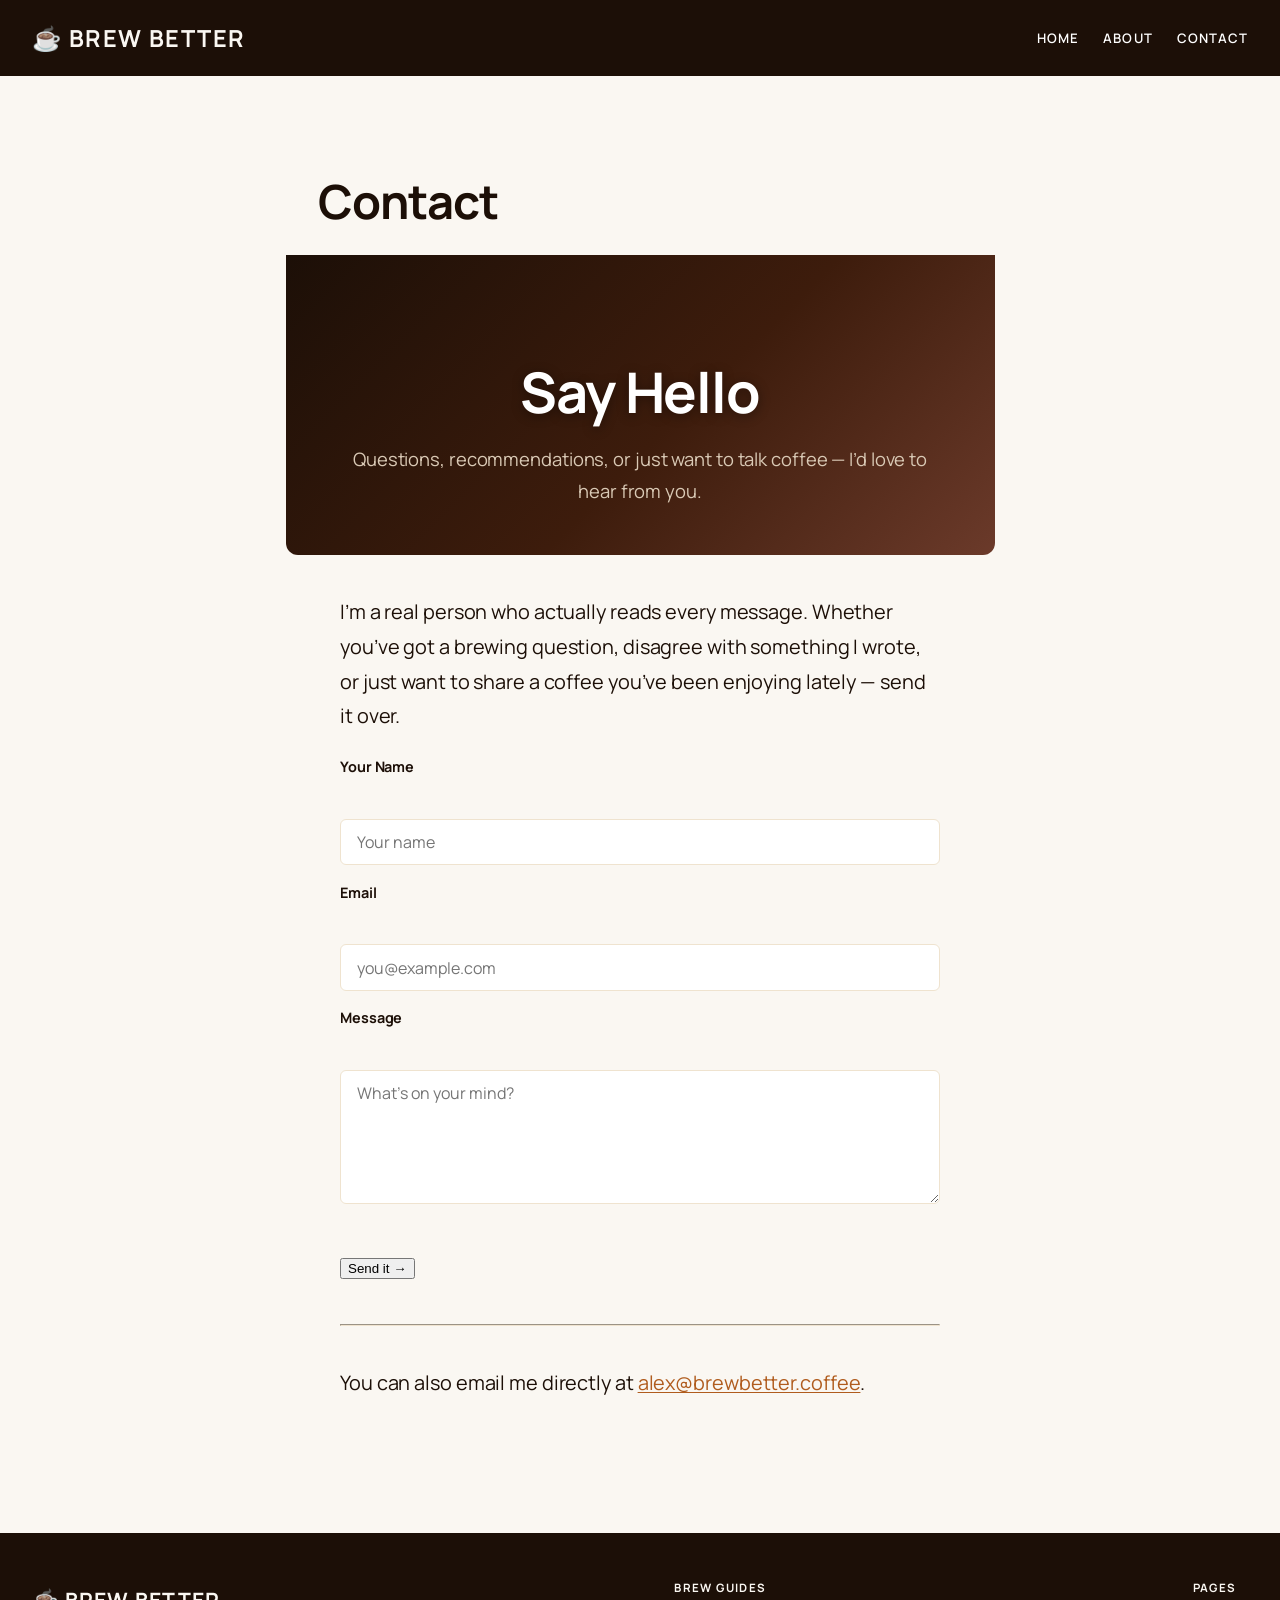
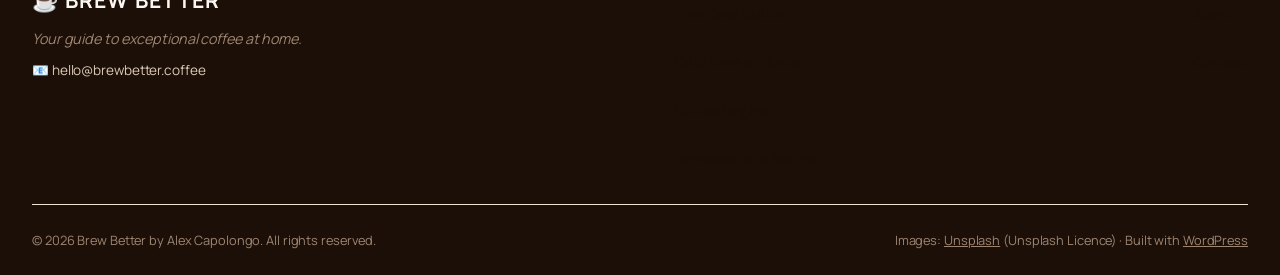
<file: contact/index.html>
<!DOCTYPE html>
<html lang="en-US">
<head>
	<meta charset="UTF-8" />
	<meta name="viewport" content="width=device-width, initial-scale=1" />
<meta name='robots' content='max-image-preview:large' />
<link rel="icon" type="image/svg+xml" href="/wp-content/themes/brew-better/favicon.svg">
<link rel="shortcut icon" href="/wp-content/themes/brew-better/favicon.svg">
<title>Contact &#8211; Brew Better</title>
<link rel='dns-prefetch' href='//localhost' />
<link rel="alternate" type="application/rss+xml" title="Brew Better &raquo; Feed" href="/feed/" />
<link rel="alternate" type="application/rss+xml" title="Brew Better &raquo; Comments Feed" href="/comments/feed/" />
<link rel="alternate" title="oEmbed (JSON)" type="application/json+oembed" href="/wp-json/oembed/1.0/embed?url=http%3A%2F%2Flocalhost%3A8000%2Fcontact%2F" />
<link rel="alternate" title="oEmbed (XML)" type="text/xml+oembed" href="/wp-json/oembed/1.0/embed?url=http%3A%2F%2Flocalhost%3A8000%2Fcontact%2F&#038;format=xml" />
<!-- Google tag (gtag.js) -->
<script async src="https://www.googletagmanager.com/gtag/js?id=G-BREWBETTER1"></script>
<script>
  window.dataLayer = window.dataLayer || [];
  function gtag(){dataLayer.push(arguments);}
  gtag('js', new Date());
  gtag('config', 'G-BREWBETTER1', { 'anonymize_ip': true });
</script>
    <style id='wp-img-auto-sizes-contain-inline-css'>
img:is([sizes=auto i],[sizes^="auto," i]){contain-intrinsic-size:3000px 1500px}
/*# sourceURL=wp-img-auto-sizes-contain-inline-css */
</style>
<style id='wp-block-paragraph-inline-css'>
.is-small-text{font-size:.875em}.is-regular-text{font-size:1em}.is-large-text{font-size:2.25em}.is-larger-text{font-size:3em}.has-drop-cap:not(:focus):first-letter{float:left;font-size:8.4em;font-style:normal;font-weight:100;line-height:.68;margin:.05em .1em 0 0;text-transform:uppercase}body.rtl .has-drop-cap:not(:focus):first-letter{float:none;margin-left:.1em}p.has-drop-cap.has-background{overflow:hidden}:root :where(p.has-background){padding:1.25em 2.375em}:where(p.has-text-color:not(.has-link-color)) a{color:inherit}p.has-text-align-left[style*="writing-mode:vertical-lr"],p.has-text-align-right[style*="writing-mode:vertical-rl"]{rotate:180deg}
/*# sourceURL=/wp-includes/blocks/paragraph/style.min.css */
</style>
<style id='wp-block-group-inline-css'>
.wp-block-group{box-sizing:border-box}:where(.wp-block-group.wp-block-group-is-layout-constrained){position:relative}
/*# sourceURL=/wp-includes/blocks/group/style.min.css */
</style>
<style id='wp-block-navigation-link-inline-css'>
.wp-block-navigation .wp-block-navigation-item__label{overflow-wrap:break-word}.wp-block-navigation .wp-block-navigation-item__description{display:none}.link-ui-tools{outline:1px solid #f0f0f0;padding:8px}.link-ui-block-inserter{padding-top:8px}.link-ui-block-inserter__back{margin-left:8px;text-transform:uppercase}
/*# sourceURL=/wp-includes/blocks/navigation-link/style.min.css */
</style>
<style id='wp-block-navigation-inline-css'>
.wp-block-navigation{position:relative}.wp-block-navigation ul{margin-bottom:0;margin-left:0;margin-top:0;padding-left:0}.wp-block-navigation ul,.wp-block-navigation ul li{list-style:none;padding:0}.wp-block-navigation .wp-block-navigation-item{align-items:center;background-color:inherit;display:flex;position:relative}.wp-block-navigation .wp-block-navigation-item .wp-block-navigation__submenu-container:empty{display:none}.wp-block-navigation .wp-block-navigation-item__content{display:block;z-index:1}.wp-block-navigation .wp-block-navigation-item__content.wp-block-navigation-item__content{color:inherit}.wp-block-navigation.has-text-decoration-underline .wp-block-navigation-item__content,.wp-block-navigation.has-text-decoration-underline .wp-block-navigation-item__content:active,.wp-block-navigation.has-text-decoration-underline .wp-block-navigation-item__content:focus{text-decoration:underline}.wp-block-navigation.has-text-decoration-line-through .wp-block-navigation-item__content,.wp-block-navigation.has-text-decoration-line-through .wp-block-navigation-item__content:active,.wp-block-navigation.has-text-decoration-line-through .wp-block-navigation-item__content:focus{text-decoration:line-through}.wp-block-navigation :where(a),.wp-block-navigation :where(a:active),.wp-block-navigation :where(a:focus){text-decoration:none}.wp-block-navigation .wp-block-navigation__submenu-icon{align-self:center;background-color:inherit;border:none;color:currentColor;display:inline-block;font-size:inherit;height:.6em;line-height:0;margin-left:.25em;padding:0;width:.6em}.wp-block-navigation .wp-block-navigation__submenu-icon svg{display:inline-block;stroke:currentColor;height:inherit;margin-top:.075em;width:inherit}.wp-block-navigation{--navigation-layout-justification-setting:flex-start;--navigation-layout-direction:row;--navigation-layout-wrap:wrap;--navigation-layout-justify:flex-start;--navigation-layout-align:center}.wp-block-navigation.is-vertical{--navigation-layout-direction:column;--navigation-layout-justify:initial;--navigation-layout-align:flex-start}.wp-block-navigation.no-wrap{--navigation-layout-wrap:nowrap}.wp-block-navigation.items-justified-center{--navigation-layout-justification-setting:center;--navigation-layout-justify:center}.wp-block-navigation.items-justified-center.is-vertical{--navigation-layout-align:center}.wp-block-navigation.items-justified-right{--navigation-layout-justification-setting:flex-end;--navigation-layout-justify:flex-end}.wp-block-navigation.items-justified-right.is-vertical{--navigation-layout-align:flex-end}.wp-block-navigation.items-justified-space-between{--navigation-layout-justification-setting:space-between;--navigation-layout-justify:space-between}.wp-block-navigation .has-child .wp-block-navigation__submenu-container{align-items:normal;background-color:inherit;color:inherit;display:flex;flex-direction:column;opacity:0;position:absolute;z-index:2}@media not (prefers-reduced-motion){.wp-block-navigation .has-child .wp-block-navigation__submenu-container{transition:opacity .1s linear}}.wp-block-navigation .has-child .wp-block-navigation__submenu-container{height:0;overflow:hidden;visibility:hidden;width:0}.wp-block-navigation .has-child .wp-block-navigation__submenu-container>.wp-block-navigation-item>.wp-block-navigation-item__content{display:flex;flex-grow:1;padding:.5em 1em}.wp-block-navigation .has-child .wp-block-navigation__submenu-container>.wp-block-navigation-item>.wp-block-navigation-item__content .wp-block-navigation__submenu-icon{margin-left:auto;margin-right:0}.wp-block-navigation .has-child .wp-block-navigation__submenu-container .wp-block-navigation-item__content{margin:0}.wp-block-navigation .has-child .wp-block-navigation__submenu-container{left:-1px;top:100%}@media (min-width:782px){.wp-block-navigation .has-child .wp-block-navigation__submenu-container .wp-block-navigation__submenu-container{left:100%;top:-1px}.wp-block-navigation .has-child .wp-block-navigation__submenu-container .wp-block-navigation__submenu-container:before{background:#0000;content:"";display:block;height:100%;position:absolute;right:100%;width:.5em}.wp-block-navigation .has-child .wp-block-navigation__submenu-container .wp-block-navigation__submenu-icon{margin-right:.25em}.wp-block-navigation .has-child .wp-block-navigation__submenu-container .wp-block-navigation__submenu-icon svg{transform:rotate(-90deg)}}.wp-block-navigation .has-child .wp-block-navigation-submenu__toggle[aria-expanded=true]~.wp-block-navigation__submenu-container,.wp-block-navigation .has-child:not(.open-on-click):hover>.wp-block-navigation__submenu-container,.wp-block-navigation .has-child:not(.open-on-click):not(.open-on-hover-click):focus-within>.wp-block-navigation__submenu-container{height:auto;min-width:200px;opacity:1;overflow:visible;visibility:visible;width:auto}.wp-block-navigation.has-background .has-child .wp-block-navigation__submenu-container{left:0;top:100%}@media (min-width:782px){.wp-block-navigation.has-background .has-child .wp-block-navigation__submenu-container .wp-block-navigation__submenu-container{left:100%;top:0}}.wp-block-navigation-submenu{display:flex;position:relative}.wp-block-navigation-submenu .wp-block-navigation__submenu-icon svg{stroke:currentColor}button.wp-block-navigation-item__content{background-color:initial;border:none;color:currentColor;font-family:inherit;font-size:inherit;font-style:inherit;font-weight:inherit;letter-spacing:inherit;line-height:inherit;text-align:left;text-transform:inherit}.wp-block-navigation-submenu__toggle{cursor:pointer}.wp-block-navigation-submenu__toggle[aria-expanded=true]+.wp-block-navigation__submenu-icon>svg,.wp-block-navigation-submenu__toggle[aria-expanded=true]>svg{transform:rotate(180deg)}.wp-block-navigation-item.open-on-click .wp-block-navigation-submenu__toggle{padding-left:0;padding-right:.85em}.wp-block-navigation-item.open-on-click .wp-block-navigation-submenu__toggle+.wp-block-navigation__submenu-icon{margin-left:-.6em;pointer-events:none}.wp-block-navigation-item.open-on-click button.wp-block-navigation-item__content:not(.wp-block-navigation-submenu__toggle){padding:0}.wp-block-navigation .wp-block-page-list,.wp-block-navigation__container,.wp-block-navigation__responsive-close,.wp-block-navigation__responsive-container,.wp-block-navigation__responsive-container-content,.wp-block-navigation__responsive-dialog{gap:inherit}:where(.wp-block-navigation.has-background .wp-block-navigation-item a:not(.wp-element-button)),:where(.wp-block-navigation.has-background .wp-block-navigation-submenu a:not(.wp-element-button)){padding:.5em 1em}:where(.wp-block-navigation .wp-block-navigation__submenu-container .wp-block-navigation-item a:not(.wp-element-button)),:where(.wp-block-navigation .wp-block-navigation__submenu-container .wp-block-navigation-submenu a:not(.wp-element-button)),:where(.wp-block-navigation .wp-block-navigation__submenu-container .wp-block-navigation-submenu button.wp-block-navigation-item__content),:where(.wp-block-navigation .wp-block-navigation__submenu-container .wp-block-pages-list__item button.wp-block-navigation-item__content){padding:.5em 1em}.wp-block-navigation.items-justified-right .wp-block-navigation__container .has-child .wp-block-navigation__submenu-container,.wp-block-navigation.items-justified-right .wp-block-page-list>.has-child .wp-block-navigation__submenu-container,.wp-block-navigation.items-justified-space-between .wp-block-page-list>.has-child:last-child .wp-block-navigation__submenu-container,.wp-block-navigation.items-justified-space-between>.wp-block-navigation__container>.has-child:last-child .wp-block-navigation__submenu-container{left:auto;right:0}.wp-block-navigation.items-justified-right .wp-block-navigation__container .has-child .wp-block-navigation__submenu-container .wp-block-navigation__submenu-container,.wp-block-navigation.items-justified-right .wp-block-page-list>.has-child .wp-block-navigation__submenu-container .wp-block-navigation__submenu-container,.wp-block-navigation.items-justified-space-between .wp-block-page-list>.has-child:last-child .wp-block-navigation__submenu-container .wp-block-navigation__submenu-container,.wp-block-navigation.items-justified-space-between>.wp-block-navigation__container>.has-child:last-child .wp-block-navigation__submenu-container .wp-block-navigation__submenu-container{left:-1px;right:-1px}@media (min-width:782px){.wp-block-navigation.items-justified-right .wp-block-navigation__container .has-child .wp-block-navigation__submenu-container .wp-block-navigation__submenu-container,.wp-block-navigation.items-justified-right .wp-block-page-list>.has-child .wp-block-navigation__submenu-container .wp-block-navigation__submenu-container,.wp-block-navigation.items-justified-space-between .wp-block-page-list>.has-child:last-child .wp-block-navigation__submenu-container .wp-block-navigation__submenu-container,.wp-block-navigation.items-justified-space-between>.wp-block-navigation__container>.has-child:last-child .wp-block-navigation__submenu-container .wp-block-navigation__submenu-container{left:auto;right:100%}}.wp-block-navigation:not(.has-background) .wp-block-navigation__submenu-container{background-color:#fff;border:1px solid #00000026}.wp-block-navigation.has-background .wp-block-navigation__submenu-container{background-color:inherit}.wp-block-navigation:not(.has-text-color) .wp-block-navigation__submenu-container{color:#000}.wp-block-navigation__container{align-items:var(--navigation-layout-align,initial);display:flex;flex-direction:var(--navigation-layout-direction,initial);flex-wrap:var(--navigation-layout-wrap,wrap);justify-content:var(--navigation-layout-justify,initial);list-style:none;margin:0;padding-left:0}.wp-block-navigation__container .is-responsive{display:none}.wp-block-navigation__container:only-child,.wp-block-page-list:only-child{flex-grow:1}@keyframes overlay-menu__fade-in-animation{0%{opacity:0;transform:translateY(.5em)}to{opacity:1;transform:translateY(0)}}.wp-block-navigation__responsive-container{bottom:0;display:none;left:0;position:fixed;right:0;top:0}.wp-block-navigation__responsive-container :where(.wp-block-navigation-item a){color:inherit}.wp-block-navigation__responsive-container .wp-block-navigation__responsive-container-content{align-items:var(--navigation-layout-align,initial);display:flex;flex-direction:var(--navigation-layout-direction,initial);flex-wrap:var(--navigation-layout-wrap,wrap);justify-content:var(--navigation-layout-justify,initial)}.wp-block-navigation__responsive-container:not(.is-menu-open.is-menu-open){background-color:inherit!important;color:inherit!important}.wp-block-navigation__responsive-container.is-menu-open{background-color:inherit;display:flex;flex-direction:column}@media not (prefers-reduced-motion){.wp-block-navigation__responsive-container.is-menu-open{animation:overlay-menu__fade-in-animation .1s ease-out;animation-fill-mode:forwards}}.wp-block-navigation__responsive-container.is-menu-open{overflow:auto;padding:clamp(1rem,var(--wp--style--root--padding-top),20rem) clamp(1rem,var(--wp--style--root--padding-right),20rem) clamp(1rem,var(--wp--style--root--padding-bottom),20rem) clamp(1rem,var(--wp--style--root--padding-left),20rem);z-index:100000}.wp-block-navigation__responsive-container.is-menu-open .wp-block-navigation__responsive-container-content{align-items:var(--navigation-layout-justification-setting,inherit);display:flex;flex-direction:column;flex-wrap:nowrap;overflow:visible;padding-top:calc(2rem + 24px)}.wp-block-navigation__responsive-container.is-menu-open .wp-block-navigation__responsive-container-content,.wp-block-navigation__responsive-container.is-menu-open .wp-block-navigation__responsive-container-content .wp-block-navigation__container,.wp-block-navigation__responsive-container.is-menu-open .wp-block-navigation__responsive-container-content .wp-block-page-list{justify-content:flex-start}.wp-block-navigation__responsive-container.is-menu-open .wp-block-navigation__responsive-container-content .wp-block-navigation__submenu-icon{display:none}.wp-block-navigation__responsive-container.is-menu-open .wp-block-navigation__responsive-container-content .has-child .wp-block-navigation__submenu-container{border:none;height:auto;min-width:200px;opacity:1;overflow:initial;padding-left:2rem;padding-right:2rem;position:static;visibility:visible;width:auto}.wp-block-navigation__responsive-container.is-menu-open .wp-block-navigation__responsive-container-content .wp-block-navigation__container,.wp-block-navigation__responsive-container.is-menu-open .wp-block-navigation__responsive-container-content .wp-block-navigation__submenu-container{gap:inherit}.wp-block-navigation__responsive-container.is-menu-open .wp-block-navigation__responsive-container-content .wp-block-navigation__submenu-container{padding-top:var(--wp--style--block-gap,2em)}.wp-block-navigation__responsive-container.is-menu-open .wp-block-navigation__responsive-container-content .wp-block-navigation-item__content{padding:0}.wp-block-navigation__responsive-container.is-menu-open .wp-block-navigation__responsive-container-content .wp-block-navigation-item,.wp-block-navigation__responsive-container.is-menu-open .wp-block-navigation__responsive-container-content .wp-block-navigation__container,.wp-block-navigation__responsive-container.is-menu-open .wp-block-navigation__responsive-container-content .wp-block-page-list{align-items:var(--navigation-layout-justification-setting,initial);display:flex;flex-direction:column}.wp-block-navigation__responsive-container.is-menu-open .wp-block-navigation-item,.wp-block-navigation__responsive-container.is-menu-open .wp-block-navigation-item .wp-block-navigation__submenu-container,.wp-block-navigation__responsive-container.is-menu-open .wp-block-navigation__container,.wp-block-navigation__responsive-container.is-menu-open .wp-block-page-list{background:#0000!important;color:inherit!important}.wp-block-navigation__responsive-container.is-menu-open .wp-block-navigation__submenu-container.wp-block-navigation__submenu-container.wp-block-navigation__submenu-container.wp-block-navigation__submenu-container{left:auto;right:auto}@media (min-width:600px){.wp-block-navigation__responsive-container:not(.hidden-by-default):not(.is-menu-open){background-color:inherit;display:block;position:relative;width:100%;z-index:auto}.wp-block-navigation__responsive-container:not(.hidden-by-default):not(.is-menu-open) .wp-block-navigation__responsive-container-close{display:none}.wp-block-navigation__responsive-container.is-menu-open .wp-block-navigation__submenu-container.wp-block-navigation__submenu-container.wp-block-navigation__submenu-container.wp-block-navigation__submenu-container{left:0}}.wp-block-navigation:not(.has-background) .wp-block-navigation__responsive-container.is-menu-open{background-color:#fff}.wp-block-navigation:not(.has-text-color) .wp-block-navigation__responsive-container.is-menu-open{color:#000}.wp-block-navigation__toggle_button_label{font-size:1rem;font-weight:700}.wp-block-navigation__responsive-container-close,.wp-block-navigation__responsive-container-open{background:#0000;border:none;color:currentColor;cursor:pointer;margin:0;padding:0;text-transform:inherit;vertical-align:middle}.wp-block-navigation__responsive-container-close svg,.wp-block-navigation__responsive-container-open svg{fill:currentColor;display:block;height:24px;pointer-events:none;width:24px}.wp-block-navigation__responsive-container-open{display:flex}.wp-block-navigation__responsive-container-open.wp-block-navigation__responsive-container-open.wp-block-navigation__responsive-container-open{font-family:inherit;font-size:inherit;font-weight:inherit}@media (min-width:600px){.wp-block-navigation__responsive-container-open:not(.always-shown){display:none}}.wp-block-navigation__responsive-container-close{position:absolute;right:0;top:0;z-index:2}.wp-block-navigation__responsive-container-close.wp-block-navigation__responsive-container-close.wp-block-navigation__responsive-container-close{font-family:inherit;font-size:inherit;font-weight:inherit}.wp-block-navigation__responsive-close{width:100%}.has-modal-open .wp-block-navigation__responsive-close{margin-left:auto;margin-right:auto;max-width:var(--wp--style--global--wide-size,100%)}.wp-block-navigation__responsive-close:focus{outline:none}.is-menu-open .wp-block-navigation__responsive-close,.is-menu-open .wp-block-navigation__responsive-container-content,.is-menu-open .wp-block-navigation__responsive-dialog{box-sizing:border-box}.wp-block-navigation__responsive-dialog{position:relative}.has-modal-open .admin-bar .is-menu-open .wp-block-navigation__responsive-dialog{margin-top:46px}@media (min-width:782px){.has-modal-open .admin-bar .is-menu-open .wp-block-navigation__responsive-dialog{margin-top:32px}}html.has-modal-open{overflow:hidden}
/*# sourceURL=/wp-includes/blocks/navigation/style.min.css */
</style>
<style id='wp-block-post-title-inline-css'>
.wp-block-post-title{box-sizing:border-box;word-break:break-word}.wp-block-post-title :where(a){display:inline-block;font-family:inherit;font-size:inherit;font-style:inherit;font-weight:inherit;letter-spacing:inherit;line-height:inherit;text-decoration:inherit}
/*# sourceURL=/wp-includes/blocks/post-title/style.min.css */
</style>
<style id='wp-block-post-content-inline-css'>
.wp-block-post-content{display:flow-root}
/*# sourceURL=/wp-includes/blocks/post-content/style.min.css */
</style>
<style id='wp-block-heading-inline-css'>
h1:where(.wp-block-heading).has-background,h2:where(.wp-block-heading).has-background,h3:where(.wp-block-heading).has-background,h4:where(.wp-block-heading).has-background,h5:where(.wp-block-heading).has-background,h6:where(.wp-block-heading).has-background{padding:1.25em 2.375em}h1.has-text-align-left[style*=writing-mode]:where([style*=vertical-lr]),h1.has-text-align-right[style*=writing-mode]:where([style*=vertical-rl]),h2.has-text-align-left[style*=writing-mode]:where([style*=vertical-lr]),h2.has-text-align-right[style*=writing-mode]:where([style*=vertical-rl]),h3.has-text-align-left[style*=writing-mode]:where([style*=vertical-lr]),h3.has-text-align-right[style*=writing-mode]:where([style*=vertical-rl]),h4.has-text-align-left[style*=writing-mode]:where([style*=vertical-lr]),h4.has-text-align-right[style*=writing-mode]:where([style*=vertical-rl]),h5.has-text-align-left[style*=writing-mode]:where([style*=vertical-lr]),h5.has-text-align-right[style*=writing-mode]:where([style*=vertical-rl]),h6.has-text-align-left[style*=writing-mode]:where([style*=vertical-lr]),h6.has-text-align-right[style*=writing-mode]:where([style*=vertical-rl]){rotate:180deg}
/*# sourceURL=/wp-includes/blocks/heading/style.min.css */
</style>
<style id='wp-block-separator-inline-css'>
@charset "UTF-8";.wp-block-separator{border:none;border-top:2px solid}:root :where(.wp-block-separator.is-style-dots){height:auto;line-height:1;text-align:center}:root :where(.wp-block-separator.is-style-dots):before{color:currentColor;content:"···";font-family:serif;font-size:1.5em;letter-spacing:2em;padding-left:2em}.wp-block-separator.is-style-dots{background:none!important;border:none!important}
/*# sourceURL=/wp-includes/blocks/separator/style.min.css */
</style>
<style id='wp-emoji-styles-inline-css'>

	img.wp-smiley, img.emoji {
		display: inline !important;
		border: none !important;
		box-shadow: none !important;
		height: 1em !important;
		width: 1em !important;
		margin: 0 0.07em !important;
		vertical-align: -0.1em !important;
		background: none !important;
		padding: 0 !important;
	}
/*# sourceURL=wp-emoji-styles-inline-css */
</style>
<style id='wp-block-library-inline-css'>
:root{--wp-block-synced-color:#7a00df;--wp-block-synced-color--rgb:122,0,223;--wp-bound-block-color:var(--wp-block-synced-color);--wp-editor-canvas-background:#ddd;--wp-admin-theme-color:#007cba;--wp-admin-theme-color--rgb:0,124,186;--wp-admin-theme-color-darker-10:#006ba1;--wp-admin-theme-color-darker-10--rgb:0,107,160.5;--wp-admin-theme-color-darker-20:#005a87;--wp-admin-theme-color-darker-20--rgb:0,90,135;--wp-admin-border-width-focus:2px}@media (min-resolution:192dpi){:root{--wp-admin-border-width-focus:1.5px}}.wp-element-button{cursor:pointer}:root .has-very-light-gray-background-color{background-color:#eee}:root .has-very-dark-gray-background-color{background-color:#313131}:root .has-very-light-gray-color{color:#eee}:root .has-very-dark-gray-color{color:#313131}:root .has-vivid-green-cyan-to-vivid-cyan-blue-gradient-background{background:linear-gradient(135deg,#00d084,#0693e3)}:root .has-purple-crush-gradient-background{background:linear-gradient(135deg,#34e2e4,#4721fb 50%,#ab1dfe)}:root .has-hazy-dawn-gradient-background{background:linear-gradient(135deg,#faaca8,#dad0ec)}:root .has-subdued-olive-gradient-background{background:linear-gradient(135deg,#fafae1,#67a671)}:root .has-atomic-cream-gradient-background{background:linear-gradient(135deg,#fdd79a,#004a59)}:root .has-nightshade-gradient-background{background:linear-gradient(135deg,#330968,#31cdcf)}:root .has-midnight-gradient-background{background:linear-gradient(135deg,#020381,#2874fc)}:root{--wp--preset--font-size--normal:16px;--wp--preset--font-size--huge:42px}.has-regular-font-size{font-size:1em}.has-larger-font-size{font-size:2.625em}.has-normal-font-size{font-size:var(--wp--preset--font-size--normal)}.has-huge-font-size{font-size:var(--wp--preset--font-size--huge)}.has-text-align-center{text-align:center}.has-text-align-left{text-align:left}.has-text-align-right{text-align:right}.has-fit-text{white-space:nowrap!important}#end-resizable-editor-section{display:none}.aligncenter{clear:both}.items-justified-left{justify-content:flex-start}.items-justified-center{justify-content:center}.items-justified-right{justify-content:flex-end}.items-justified-space-between{justify-content:space-between}.screen-reader-text{border:0;clip-path:inset(50%);height:1px;margin:-1px;overflow:hidden;padding:0;position:absolute;width:1px;word-wrap:normal!important}.screen-reader-text:focus{background-color:#ddd;clip-path:none;color:#444;display:block;font-size:1em;height:auto;left:5px;line-height:normal;padding:15px 23px 14px;text-decoration:none;top:5px;width:auto;z-index:100000}html :where(.has-border-color){border-style:solid}html :where([style*=border-top-color]){border-top-style:solid}html :where([style*=border-right-color]){border-right-style:solid}html :where([style*=border-bottom-color]){border-bottom-style:solid}html :where([style*=border-left-color]){border-left-style:solid}html :where([style*=border-width]){border-style:solid}html :where([style*=border-top-width]){border-top-style:solid}html :where([style*=border-right-width]){border-right-style:solid}html :where([style*=border-bottom-width]){border-bottom-style:solid}html :where([style*=border-left-width]){border-left-style:solid}html :where(img[class*=wp-image-]){height:auto;max-width:100%}:where(figure){margin:0 0 1em}html :where(.is-position-sticky){--wp-admin--admin-bar--position-offset:var(--wp-admin--admin-bar--height,0px)}@media screen and (max-width:600px){html :where(.is-position-sticky){--wp-admin--admin-bar--position-offset:0px}}
/*# sourceURL=/wp-includes/css/dist/block-library/common.min.css */
</style>
<style id='global-styles-inline-css'>
:root{--wp--preset--aspect-ratio--square: 1;--wp--preset--aspect-ratio--4-3: 4/3;--wp--preset--aspect-ratio--3-4: 3/4;--wp--preset--aspect-ratio--3-2: 3/2;--wp--preset--aspect-ratio--2-3: 2/3;--wp--preset--aspect-ratio--16-9: 16/9;--wp--preset--aspect-ratio--9-16: 9/16;--wp--preset--color--black: #000000;--wp--preset--color--cyan-bluish-gray: #abb8c3;--wp--preset--color--white: #ffffff;--wp--preset--color--pale-pink: #f78da7;--wp--preset--color--vivid-red: #cf2e2e;--wp--preset--color--luminous-vivid-orange: #ff6900;--wp--preset--color--luminous-vivid-amber: #fcb900;--wp--preset--color--light-green-cyan: #7bdcb5;--wp--preset--color--vivid-green-cyan: #00d084;--wp--preset--color--pale-cyan-blue: #8ed1fc;--wp--preset--color--vivid-cyan-blue: #0693e3;--wp--preset--color--vivid-purple: #9b51e0;--wp--preset--color--base: #FAF7F2;--wp--preset--color--contrast: #1C0F07;--wp--preset--color--accent-1: #B05C1E;--wp--preset--color--accent-2: #EFE3CF;--wp--preset--color--accent-3: #5C2D15;--wp--preset--color--accent-4: #9E8572;--wp--preset--color--accent-5: #FFFFFF;--wp--preset--gradient--vivid-cyan-blue-to-vivid-purple: linear-gradient(135deg,rgb(6,147,227) 0%,rgb(155,81,224) 100%);--wp--preset--gradient--light-green-cyan-to-vivid-green-cyan: linear-gradient(135deg,rgb(122,220,180) 0%,rgb(0,208,130) 100%);--wp--preset--gradient--luminous-vivid-amber-to-luminous-vivid-orange: linear-gradient(135deg,rgb(252,185,0) 0%,rgb(255,105,0) 100%);--wp--preset--gradient--luminous-vivid-orange-to-vivid-red: linear-gradient(135deg,rgb(255,105,0) 0%,rgb(207,46,46) 100%);--wp--preset--gradient--very-light-gray-to-cyan-bluish-gray: linear-gradient(135deg,rgb(238,238,238) 0%,rgb(169,184,195) 100%);--wp--preset--gradient--cool-to-warm-spectrum: linear-gradient(135deg,rgb(74,234,220) 0%,rgb(151,120,209) 20%,rgb(207,42,186) 40%,rgb(238,44,130) 60%,rgb(251,105,98) 80%,rgb(254,248,76) 100%);--wp--preset--gradient--blush-light-purple: linear-gradient(135deg,rgb(255,206,236) 0%,rgb(152,150,240) 100%);--wp--preset--gradient--blush-bordeaux: linear-gradient(135deg,rgb(254,205,165) 0%,rgb(254,45,45) 50%,rgb(107,0,62) 100%);--wp--preset--gradient--luminous-dusk: linear-gradient(135deg,rgb(255,203,112) 0%,rgb(199,81,192) 50%,rgb(65,88,208) 100%);--wp--preset--gradient--pale-ocean: linear-gradient(135deg,rgb(255,245,203) 0%,rgb(182,227,212) 50%,rgb(51,167,181) 100%);--wp--preset--gradient--electric-grass: linear-gradient(135deg,rgb(202,248,128) 0%,rgb(113,206,126) 100%);--wp--preset--gradient--midnight: linear-gradient(135deg,rgb(2,3,129) 0%,rgb(40,116,252) 100%);--wp--preset--font-size--small: 0.875rem;--wp--preset--font-size--medium: 1rem;--wp--preset--font-size--large: clamp(1.125rem, 1.125rem + ((1vw - 0.2rem) * 0.196), 1.25rem);--wp--preset--font-size--x-large: clamp(1.5rem, 1.5rem + ((1vw - 0.2rem) * 0.588), 1.875rem);--wp--preset--font-size--xx-large: clamp(2rem, 2rem + ((1vw - 0.2rem) * 1.569), 3rem);--wp--preset--font-family--manrope: Manrope, sans-serif;--wp--preset--font-family--fira-code: "Fira Code", monospace;--wp--preset--spacing--20: 0.75rem;--wp--preset--spacing--30: 1rem;--wp--preset--spacing--40: 1.5rem;--wp--preset--spacing--50: 2rem;--wp--preset--spacing--60: 3rem;--wp--preset--spacing--70: 4rem;--wp--preset--spacing--80: 5rem;--wp--preset--spacing--10: 0.5rem;--wp--preset--shadow--natural: 6px 6px 9px rgba(0, 0, 0, 0.2);--wp--preset--shadow--deep: 12px 12px 50px rgba(0, 0, 0, 0.4);--wp--preset--shadow--sharp: 6px 6px 0px rgba(0, 0, 0, 0.2);--wp--preset--shadow--outlined: 6px 6px 0px -3px rgb(255, 255, 255), 6px 6px rgb(0, 0, 0);--wp--preset--shadow--crisp: 6px 6px 0px rgb(0, 0, 0);}:root { --wp--style--global--content-size: 645px;--wp--style--global--wide-size: 1340px; }:where(body) { margin: 0; }.wp-site-blocks { padding-top: var(--wp--style--root--padding-top); padding-bottom: var(--wp--style--root--padding-bottom); }.has-global-padding { padding-right: var(--wp--style--root--padding-right); padding-left: var(--wp--style--root--padding-left); }.has-global-padding > .alignfull { margin-right: calc(var(--wp--style--root--padding-right) * -1); margin-left: calc(var(--wp--style--root--padding-left) * -1); }.has-global-padding :where(:not(.alignfull.is-layout-flow) > .has-global-padding:not(.wp-block-block, .alignfull)) { padding-right: 0; padding-left: 0; }.has-global-padding :where(:not(.alignfull.is-layout-flow) > .has-global-padding:not(.wp-block-block, .alignfull)) > .alignfull { margin-left: 0; margin-right: 0; }.wp-site-blocks > .alignleft { float: left; margin-right: 2em; }.wp-site-blocks > .alignright { float: right; margin-left: 2em; }.wp-site-blocks > .aligncenter { justify-content: center; margin-left: auto; margin-right: auto; }:where(.wp-site-blocks) > * { margin-block-start: 1.5rem; margin-block-end: 0; }:where(.wp-site-blocks) > :first-child { margin-block-start: 0; }:where(.wp-site-blocks) > :last-child { margin-block-end: 0; }:root { --wp--style--block-gap: 1.5rem; }:root :where(.is-layout-flow) > :first-child{margin-block-start: 0;}:root :where(.is-layout-flow) > :last-child{margin-block-end: 0;}:root :where(.is-layout-flow) > *{margin-block-start: 1.5rem;margin-block-end: 0;}:root :where(.is-layout-constrained) > :first-child{margin-block-start: 0;}:root :where(.is-layout-constrained) > :last-child{margin-block-end: 0;}:root :where(.is-layout-constrained) > *{margin-block-start: 1.5rem;margin-block-end: 0;}:root :where(.is-layout-flex){gap: 1.5rem;}:root :where(.is-layout-grid){gap: 1.5rem;}.is-layout-flow > .alignleft{float: left;margin-inline-start: 0;margin-inline-end: 2em;}.is-layout-flow > .alignright{float: right;margin-inline-start: 2em;margin-inline-end: 0;}.is-layout-flow > .aligncenter{margin-left: auto !important;margin-right: auto !important;}.is-layout-constrained > .alignleft{float: left;margin-inline-start: 0;margin-inline-end: 2em;}.is-layout-constrained > .alignright{float: right;margin-inline-start: 2em;margin-inline-end: 0;}.is-layout-constrained > .aligncenter{margin-left: auto !important;margin-right: auto !important;}.is-layout-constrained > :where(:not(.alignleft):not(.alignright):not(.alignfull)){max-width: var(--wp--style--global--content-size);margin-left: auto !important;margin-right: auto !important;}.is-layout-constrained > .alignwide{max-width: var(--wp--style--global--wide-size);}body .is-layout-flex{display: flex;}.is-layout-flex{flex-wrap: wrap;align-items: center;}.is-layout-flex > :is(*, div){margin: 0;}body .is-layout-grid{display: grid;}.is-layout-grid > :is(*, div){margin: 0;}body{background-color: var(--wp--preset--color--base);color: var(--wp--preset--color--contrast);font-family: var(--wp--preset--font-family--manrope);font-size: var(--wp--preset--font-size--large);font-weight: 400;letter-spacing: -0.1px;line-height: 1.75;--wp--style--root--padding-top: 0px;--wp--style--root--padding-right: var(--wp--preset--spacing--50);--wp--style--root--padding-bottom: 0px;--wp--style--root--padding-left: var(--wp--preset--spacing--50);}a:where(:not(.wp-element-button)){color: var(--wp--preset--color--accent-1);text-decoration: underline;}:root :where(a:where(:not(.wp-element-button)):hover){color: var(--wp--preset--color--accent-3);text-decoration: none;}:root :where(a:where(:not(.wp-element-button)):focus){outline-color: var(--wp--preset--color--accent-1);outline-offset: 3px;outline-style: solid;outline-width: 3px;}h1, h2, h3, h4, h5, h6{font-weight: 400;letter-spacing: -0.1px;line-height: 1.125;}h1{color: var(--wp--preset--color--contrast);font-family: var(--wp--preset--font-family--cardo);font-size: var(--wp--preset--font-size--xx-large);font-weight: 700;letter-spacing: -0.02em;line-height: 1.15;}h2{color: var(--wp--preset--color--contrast);font-family: var(--wp--preset--font-family--cardo);font-size: var(--wp--preset--font-size--x-large);font-weight: 700;line-height: 1.2;}h3{color: var(--wp--preset--color--contrast);font-family: var(--wp--preset--font-family--cardo);font-size: var(--wp--preset--font-size--large);font-weight: 700;}h4{color: var(--wp--preset--color--contrast);font-family: var(--wp--preset--font-family--manrope);font-size: var(--wp--preset--font-size--medium);font-weight: 700;letter-spacing: 0.02em;}h5{font-size: var(--wp--preset--font-size--small);letter-spacing: 0.5px;}h6{font-size: var(--wp--preset--font-size--small);font-weight: 700;letter-spacing: 1.4px;text-transform: uppercase;}:root :where(.wp-element-button, .wp-block-button__link){background-color: var(--wp--preset--color--accent-1);border-radius: 4px;border-width: 0;color: var(--wp--preset--color--accent-5);font-family: var(--wp--preset--font-family--manrope);font-size: var(--wp--preset--font-size--medium);font-style: inherit;font-weight: 700;letter-spacing: 0.04em;line-height: inherit;padding-top: 0.85rem;padding-right: 2rem;padding-bottom: 0.85rem;padding-left: 2rem;text-decoration: none;text-transform: inherit;}:root :where(.wp-element-button:hover, .wp-block-button__link:hover){background-color: var(--wp--preset--color--contrast);border-color: transparent;color: var(--wp--preset--color--accent-5);}:root :where(.wp-element-button:focus, .wp-block-button__link:focus){outline-color: var(--wp--preset--color--accent-4);outline-offset: 2px;}:root :where(.wp-element-caption, .wp-block-audio figcaption, .wp-block-embed figcaption, .wp-block-gallery figcaption, .wp-block-image figcaption, .wp-block-table figcaption, .wp-block-video figcaption){color: var(--wp--preset--color--accent-4);font-size: var(--wp--preset--font-size--small);font-style: italic;line-height: 1.4;}.has-black-color{color: var(--wp--preset--color--black) !important;}.has-cyan-bluish-gray-color{color: var(--wp--preset--color--cyan-bluish-gray) !important;}.has-white-color{color: var(--wp--preset--color--white) !important;}.has-pale-pink-color{color: var(--wp--preset--color--pale-pink) !important;}.has-vivid-red-color{color: var(--wp--preset--color--vivid-red) !important;}.has-luminous-vivid-orange-color{color: var(--wp--preset--color--luminous-vivid-orange) !important;}.has-luminous-vivid-amber-color{color: var(--wp--preset--color--luminous-vivid-amber) !important;}.has-light-green-cyan-color{color: var(--wp--preset--color--light-green-cyan) !important;}.has-vivid-green-cyan-color{color: var(--wp--preset--color--vivid-green-cyan) !important;}.has-pale-cyan-blue-color{color: var(--wp--preset--color--pale-cyan-blue) !important;}.has-vivid-cyan-blue-color{color: var(--wp--preset--color--vivid-cyan-blue) !important;}.has-vivid-purple-color{color: var(--wp--preset--color--vivid-purple) !important;}.has-base-color{color: var(--wp--preset--color--base) !important;}.has-contrast-color{color: var(--wp--preset--color--contrast) !important;}.has-accent-1-color{color: var(--wp--preset--color--accent-1) !important;}.has-accent-2-color{color: var(--wp--preset--color--accent-2) !important;}.has-accent-3-color{color: var(--wp--preset--color--accent-3) !important;}.has-accent-4-color{color: var(--wp--preset--color--accent-4) !important;}.has-accent-5-color{color: var(--wp--preset--color--accent-5) !important;}.has-black-background-color{background-color: var(--wp--preset--color--black) !important;}.has-cyan-bluish-gray-background-color{background-color: var(--wp--preset--color--cyan-bluish-gray) !important;}.has-white-background-color{background-color: var(--wp--preset--color--white) !important;}.has-pale-pink-background-color{background-color: var(--wp--preset--color--pale-pink) !important;}.has-vivid-red-background-color{background-color: var(--wp--preset--color--vivid-red) !important;}.has-luminous-vivid-orange-background-color{background-color: var(--wp--preset--color--luminous-vivid-orange) !important;}.has-luminous-vivid-amber-background-color{background-color: var(--wp--preset--color--luminous-vivid-amber) !important;}.has-light-green-cyan-background-color{background-color: var(--wp--preset--color--light-green-cyan) !important;}.has-vivid-green-cyan-background-color{background-color: var(--wp--preset--color--vivid-green-cyan) !important;}.has-pale-cyan-blue-background-color{background-color: var(--wp--preset--color--pale-cyan-blue) !important;}.has-vivid-cyan-blue-background-color{background-color: var(--wp--preset--color--vivid-cyan-blue) !important;}.has-vivid-purple-background-color{background-color: var(--wp--preset--color--vivid-purple) !important;}.has-base-background-color{background-color: var(--wp--preset--color--base) !important;}.has-contrast-background-color{background-color: var(--wp--preset--color--contrast) !important;}.has-accent-1-background-color{background-color: var(--wp--preset--color--accent-1) !important;}.has-accent-2-background-color{background-color: var(--wp--preset--color--accent-2) !important;}.has-accent-3-background-color{background-color: var(--wp--preset--color--accent-3) !important;}.has-accent-4-background-color{background-color: var(--wp--preset--color--accent-4) !important;}.has-accent-5-background-color{background-color: var(--wp--preset--color--accent-5) !important;}.has-black-border-color{border-color: var(--wp--preset--color--black) !important;}.has-cyan-bluish-gray-border-color{border-color: var(--wp--preset--color--cyan-bluish-gray) !important;}.has-white-border-color{border-color: var(--wp--preset--color--white) !important;}.has-pale-pink-border-color{border-color: var(--wp--preset--color--pale-pink) !important;}.has-vivid-red-border-color{border-color: var(--wp--preset--color--vivid-red) !important;}.has-luminous-vivid-orange-border-color{border-color: var(--wp--preset--color--luminous-vivid-orange) !important;}.has-luminous-vivid-amber-border-color{border-color: var(--wp--preset--color--luminous-vivid-amber) !important;}.has-light-green-cyan-border-color{border-color: var(--wp--preset--color--light-green-cyan) !important;}.has-vivid-green-cyan-border-color{border-color: var(--wp--preset--color--vivid-green-cyan) !important;}.has-pale-cyan-blue-border-color{border-color: var(--wp--preset--color--pale-cyan-blue) !important;}.has-vivid-cyan-blue-border-color{border-color: var(--wp--preset--color--vivid-cyan-blue) !important;}.has-vivid-purple-border-color{border-color: var(--wp--preset--color--vivid-purple) !important;}.has-base-border-color{border-color: var(--wp--preset--color--base) !important;}.has-contrast-border-color{border-color: var(--wp--preset--color--contrast) !important;}.has-accent-1-border-color{border-color: var(--wp--preset--color--accent-1) !important;}.has-accent-2-border-color{border-color: var(--wp--preset--color--accent-2) !important;}.has-accent-3-border-color{border-color: var(--wp--preset--color--accent-3) !important;}.has-accent-4-border-color{border-color: var(--wp--preset--color--accent-4) !important;}.has-accent-5-border-color{border-color: var(--wp--preset--color--accent-5) !important;}.has-vivid-cyan-blue-to-vivid-purple-gradient-background{background: var(--wp--preset--gradient--vivid-cyan-blue-to-vivid-purple) !important;}.has-light-green-cyan-to-vivid-green-cyan-gradient-background{background: var(--wp--preset--gradient--light-green-cyan-to-vivid-green-cyan) !important;}.has-luminous-vivid-amber-to-luminous-vivid-orange-gradient-background{background: var(--wp--preset--gradient--luminous-vivid-amber-to-luminous-vivid-orange) !important;}.has-luminous-vivid-orange-to-vivid-red-gradient-background{background: var(--wp--preset--gradient--luminous-vivid-orange-to-vivid-red) !important;}.has-very-light-gray-to-cyan-bluish-gray-gradient-background{background: var(--wp--preset--gradient--very-light-gray-to-cyan-bluish-gray) !important;}.has-cool-to-warm-spectrum-gradient-background{background: var(--wp--preset--gradient--cool-to-warm-spectrum) !important;}.has-blush-light-purple-gradient-background{background: var(--wp--preset--gradient--blush-light-purple) !important;}.has-blush-bordeaux-gradient-background{background: var(--wp--preset--gradient--blush-bordeaux) !important;}.has-luminous-dusk-gradient-background{background: var(--wp--preset--gradient--luminous-dusk) !important;}.has-pale-ocean-gradient-background{background: var(--wp--preset--gradient--pale-ocean) !important;}.has-electric-grass-gradient-background{background: var(--wp--preset--gradient--electric-grass) !important;}.has-midnight-gradient-background{background: var(--wp--preset--gradient--midnight) !important;}.has-small-font-size{font-size: var(--wp--preset--font-size--small) !important;}.has-medium-font-size{font-size: var(--wp--preset--font-size--medium) !important;}.has-large-font-size{font-size: var(--wp--preset--font-size--large) !important;}.has-x-large-font-size{font-size: var(--wp--preset--font-size--x-large) !important;}.has-xx-large-font-size{font-size: var(--wp--preset--font-size--xx-large) !important;}.has-manrope-font-family{font-family: var(--wp--preset--font-family--manrope) !important;}.has-fira-code-font-family{font-family: var(--wp--preset--font-family--fira-code) !important;}
:root :where(.wp-block-post-title){font-family: var(--wp--preset--font-family--cardo);font-weight: 700;}
:root :where(.wp-block-post-title a:where(:not(.wp-element-button))){color: var(--wp--preset--color--contrast);text-decoration: none;}
:root :where(.wp-block-post-title a:where(:not(.wp-element-button)):hover){color: var(--wp--preset--color--accent-1);text-decoration: underline;}
:root :where(.wp-block-separator){border-color: var(--wp--preset--color--accent-2);border-width: 0 0 1px 0;border-style: solid;color: var(--wp--preset--color--accent-2);}
:root :where(.wp-block-navigation){font-family: var(--wp--preset--font-family--manrope);font-size: var(--wp--preset--font-size--small);font-weight: 600;}
:root :where(.wp-block-navigation a:where(:not(.wp-element-button))){text-decoration: none;}
:root :where(.wp-block-navigation a:where(:not(.wp-element-button)):hover){text-decoration: underline;}
/*# sourceURL=global-styles-inline-css */
</style>
<style id='core-block-supports-inline-css'>
.wp-container-core-group-is-layout-e7e15a67{flex-wrap:nowrap;align-items:center;}.wp-container-core-navigation-is-layout-fc306653{justify-content:flex-end;}.wp-container-core-group-is-layout-464ca9c6{flex-wrap:nowrap;justify-content:space-between;align-items:center;}.wp-container-core-group-is-layout-01814474{gap:0.5rem;flex-direction:column;align-items:flex-start;}.wp-container-core-navigation-is-layout-dd225191{flex-direction:column;align-items:flex-start;}.wp-container-core-group-is-layout-ddf659ed{gap:0.4rem;flex-direction:column;align-items:flex-start;}.wp-container-core-group-is-layout-e5edad21{justify-content:space-between;align-items:flex-start;}.wp-container-core-group-is-layout-9149c39c{gap:0.5rem;justify-content:space-between;}
/*# sourceURL=core-block-supports-inline-css */
</style>
<style id='wp-block-template-skip-link-inline-css'>

		.skip-link.screen-reader-text {
			border: 0;
			clip-path: inset(50%);
			height: 1px;
			margin: -1px;
			overflow: hidden;
			padding: 0;
			position: absolute !important;
			width: 1px;
			word-wrap: normal !important;
		}

		.skip-link.screen-reader-text:focus {
			background-color: #eee;
			clip-path: none;
			color: #444;
			display: block;
			font-size: 1em;
			height: auto;
			left: 5px;
			line-height: normal;
			padding: 15px 23px 14px;
			text-decoration: none;
			top: 5px;
			width: auto;
			z-index: 100000;
		}
/*# sourceURL=wp-block-template-skip-link-inline-css */
</style>
<link rel='stylesheet' id='brew-better-css' href='/wp-content/themes/brew-better/style.css?ver=1.0' media='all' />
<style id='twentytwentyfive-style-inline-css'>
a{text-decoration-thickness:1px!important;text-underline-offset:.1em}:where(.wp-site-blocks :focus){outline-width:2px;outline-style:solid}.wp-block-navigation .wp-block-navigation-submenu .wp-block-navigation-item:not(:last-child){margin-bottom:3px}.wp-block-navigation .wp-block-navigation-item .wp-block-navigation-item__content{outline-offset:4px}.wp-block-navigation .wp-block-navigation-item ul.wp-block-navigation__submenu-container .wp-block-navigation-item__content{outline-offset:0}blockquote,caption,figcaption,h1,h2,h3,h4,h5,h6,p{text-wrap:pretty}.more-link{display:block}:where(pre){overflow-x:auto}
/*# sourceURL=/wp-content/themes/twentytwentyfive/style.min.css */
</style>
<link rel="https://api.w.org/" href="/wp-json/" /><link rel="alternate" title="JSON" type="application/json" href="/wp-json/wp/v2/pages/11" /><link rel="EditURI" type="application/rsd+xml" title="RSD" href="/xmlrpc.php?rsd" />
<meta name="generator" content="WordPress 6.9.4" />
<link rel="canonical" href="/contact/" />
<link rel='shortlink' href='/?p=11' />
<script type="importmap" id="wp-importmap">
{"imports":{"@wordpress/interactivity":"/wp-includes/js/dist/script-modules/interactivity/index.min.js?ver=66c613f68580994bb00a"}}
</script>
<link rel="modulepreload" href="/wp-includes/js/dist/script-modules/interactivity/index.min.js?ver=66c613f68580994bb00a" id="@wordpress/interactivity-js-modulepreload" fetchpriority="low">
<style class='wp-fonts-local'>
@font-face{font-family:Manrope;font-style:normal;font-weight:200 800;font-display:fallback;src:url('/wp-content/themes/twentytwentyfive/assets/fonts/manrope/Manrope-VariableFont_wght.woff2') format('woff2');}
@font-face{font-family:"Fira Code";font-style:normal;font-weight:300 700;font-display:fallback;src:url('/wp-content/themes/twentytwentyfive/assets/fonts/fira-code/FiraCode-VariableFont_wght.woff2') format('woff2');}
</style>
</head>

<body class="wp-singular page-template-default page page-id-11 wp-embed-responsive wp-theme-twentytwentyfive wp-child-theme-brew-better">
<a class="skip-link" href="#wp--skip-link--target">Skip to main content</a>

<div class="wp-site-blocks"><header class="wp-block-template-part">
<div class="wp-block-group alignfull site-header has-background has-global-padding is-layout-constrained wp-block-group-is-layout-constrained" style="background-color:#1c0f07;margin-top:0;margin-bottom:0">

	
	<div class="wp-block-group alignwide is-content-justification-space-between is-nowrap is-layout-flex wp-container-core-group-is-layout-464ca9c6 wp-block-group-is-layout-flex" style="padding-top:1.1rem;padding-bottom:1.1rem">

		
		<div class="wp-block-group is-nowrap is-layout-flex wp-container-core-group-is-layout-e7e15a67 wp-block-group-is-layout-flex">

			
			<p style="font-size:clamp(0.984rem, 0.984rem + ((1vw - 0.2rem) * 0.809), 1.5rem);font-family:var(--wp--preset--font-family--cardo);font-weight:700;letter-spacing:0.06em;text-transform:uppercase;color:#faf7f2">☕ <a href="/" style="color:#faf7f2;text-decoration:none;">Brew Better</a></p>
			

		</div>
		

		<nav style="font-size:0.82rem;font-family:var(--wp--preset--font-family--manrope);font-weight:600;text-transform:uppercase;letter-spacing:0.08em;" class="has-text-color has-accent-5-color is-responsive items-justified-right wp-block-navigation is-content-justification-right is-layout-flex wp-container-core-navigation-is-layout-fc306653 wp-block-navigation-is-layout-flex" 
		 data-wp-interactive="core/navigation" data-wp-context='{"overlayOpenedBy":{"click":false,"hover":false,"focus":false},"type":"overlay","roleAttribute":"","ariaLabel":"Menu"}'><button aria-haspopup="dialog" aria-label="Open menu" class="wp-block-navigation__responsive-container-open" 
				data-wp-on--click="actions.openMenuOnClick"
				data-wp-on--keydown="actions.handleMenuKeydown"
			><svg width="24" height="24" xmlns="https://www.w3.org/2000/svg" viewBox="0 0 24 24" aria-hidden="true" focusable="false"><path d="M4 7.5h16v1.5H4z"></path><path d="M4 15h16v1.5H4z"></path></svg></button>
				<div class="wp-block-navigation__responsive-container  has-text-color has-base-color has-background has-contrast-background-color"  id="modal-1" 
				data-wp-class--has-modal-open="state.isMenuOpen"
				data-wp-class--is-menu-open="state.isMenuOpen"
				data-wp-watch="callbacks.initMenu"
				data-wp-on--keydown="actions.handleMenuKeydown"
				data-wp-on--focusout="actions.handleMenuFocusout"
				tabindex="-1"
			>
					<div class="wp-block-navigation__responsive-close" tabindex="-1">
						<div class="wp-block-navigation__responsive-dialog" 
				data-wp-bind--aria-modal="state.ariaModal"
				data-wp-bind--aria-label="state.ariaLabel"
				data-wp-bind--role="state.roleAttribute"
			>
							<button aria-label="Close menu" class="wp-block-navigation__responsive-container-close" 
				data-wp-on--click="actions.closeMenuOnClick"
			><svg xmlns="https://www.w3.org/2000/svg" viewBox="0 0 24 24" width="24" height="24" aria-hidden="true" focusable="false"><path d="m13.06 12 6.47-6.47-1.06-1.06L12 10.94 5.53 4.47 4.47 5.53 10.94 12l-6.47 6.47 1.06 1.06L12 13.06l6.47 6.47 1.06-1.06L13.06 12Z"></path></svg></button>
							<div class="wp-block-navigation__responsive-container-content" 
				data-wp-watch="callbacks.focusFirstElement"
			 id="modal-1-content">
								<ul style="font-size:0.82rem;font-family:var(--wp--preset--font-family--manrope);font-weight:600;text-transform:uppercase;letter-spacing:0.08em;" class="wp-block-navigation__container has-text-color has-accent-5-color is-responsive items-justified-right wp-block-navigation"><li style="font-size: 0.82rem;" class=" wp-block-navigation-item wp-block-navigation-link"><a class="wp-block-navigation-item__content"  href="/"><span class="wp-block-navigation-item__label">Home</span></a></li><li style="font-size: 0.82rem;" class=" wp-block-navigation-item wp-block-navigation-link"><a class="wp-block-navigation-item__content"  href="/about"><span class="wp-block-navigation-item__label">About</span></a></li><li style="font-size: 0.82rem;" class=" wp-block-navigation-item wp-block-navigation-link"><a class="wp-block-navigation-item__content"  href="/contact"><span class="wp-block-navigation-item__label">Contact</span></a></li></ul>
							</div>
						</div>
					</div>
				</div></nav>

	</div>
	

</div>

</header>


<main class="wp-block-group has-global-padding is-layout-constrained wp-block-group-is-layout-constrained" style="margin-top:var(--wp--preset--spacing--60)">
	
	<div class="wp-block-group alignfull has-global-padding is-layout-constrained wp-block-group-is-layout-constrained" style="padding-top:var(--wp--preset--spacing--60);padding-bottom:var(--wp--preset--spacing--60)">
		
		<h1 class="wp-block-post-title">Contact</h1>
		<div class="entry-content alignfull wp-block-post-content has-global-padding is-layout-constrained wp-block-post-content-is-layout-constrained"><div class="brew-hero">
<h1>Say Hello</h1>
<p>Questions, recommendations, or just want to talk coffee &#8212; I&#8217;d love to hear from you.</p>
</div>
<div class="entry-content" style="max-width:600px; margin:0 auto;">
<p>I&#8217;m a real person who actually reads every message. Whether you&#8217;ve got a brewing question, disagree with something I wrote, or just want to share a coffee you&#8217;ve been enjoying lately &#8212; send it over.</p>
<form action="#" method="post" aria-label="Contact form">
<div>
    <label for="contact-name">Your Name</label><br />
    <input type="text" id="contact-name" name="name" placeholder="Your name" autocomplete="name" />
  </div>
<div>
    <label for="contact-email">Email</label><br />
    <input type="email" id="contact-email" name="email" placeholder="you@example.com" required autocomplete="email" />
  </div>
<div>
    <label for="contact-message">Message</label><br />
    <textarea id="contact-message" name="message" rows="5" placeholder="What&#8217;s on your mind?" required></textarea>
  </div>
<p>  <button type="submit">Send it &#8594;</button><br />
</form>
<hr style="margin:2.5rem 0; border-color:#efe3cf;" />
<p>You can also email me directly at <a href="mailto:alex@brewbetter.coffee">alex@brewbetter.coffee</a>.</p>
</div>
</div>
	</div>
	
</main>


<footer class="wp-block-template-part">
<div class="wp-block-group alignfull site-footer has-background has-global-padding is-layout-constrained wp-block-group-is-layout-constrained" style="background-color:#1c0f07;margin-top:4rem;padding-top:3rem;padding-bottom:1.5rem">

	
	<div class="wp-block-group alignwide is-content-justification-space-between is-layout-flex wp-container-core-group-is-layout-e5edad21 wp-block-group-is-layout-flex">

		<!-- Brand column -->
		
		<div class="wp-block-group is-vertical is-layout-flex wp-container-core-group-is-layout-01814474 wp-block-group-is-layout-flex">

			
			<p style="font-size:clamp(0.901rem, 0.901rem + ((1vw - 0.2rem) * 0.704), 1.35rem);font-family:var(--wp--preset--font-family--cardo);font-weight:700;letter-spacing:0.06em;text-transform:uppercase;color:#faf7f2">☕ Brew Better</p>
			

			
			<p style="font-size:clamp(0.875rem, 0.875rem + ((1vw - 0.2rem) * 0.039), 0.9rem);font-style:italic;color:#9e8572">Your guide to exceptional coffee at home.</p>
			

			
			<p style="font-size:0.85rem;color:#9e8572">📧 <a href="mailto:hello@brewbetter.coffee" style="color:#d9c9b5;text-decoration:none;">hello@brewbetter.coffee</a></p>
			

		</div>
		

		<!-- Guides column -->
		
		<div class="wp-block-group is-vertical is-layout-flex wp-container-core-group-is-layout-ddf659ed wp-block-group-is-layout-flex">
			
			<h4 class="wp-block-heading" style="font-size:0.72rem;letter-spacing:0.12em;text-transform:uppercase;font-weight:700;color:#faf7f2">Brew Guides</h4>
			
			<nav class="items-justified-left is-vertical wp-block-navigation is-content-justification-left is-layout-flex wp-container-core-navigation-is-layout-dd225191 wp-block-navigation-is-layout-flex"><ul class="wp-block-navigation__container items-justified-left is-vertical wp-block-navigation"><li class=" wp-block-navigation-item wp-block-navigation-link"><a class="wp-block-navigation-item__content"  href="/guide-to-pour-over-coffee"><span class="wp-block-navigation-item__label">Pour Over Guide</span></a></li><li class=" wp-block-navigation-item wp-block-navigation-link"><a class="wp-block-navigation-item__content"  href="/cold-brew-at-home"><span class="wp-block-navigation-item__label">Cold Brew at Home</span></a></li><li class=" wp-block-navigation-item wp-block-navigation-link"><a class="wp-block-navigation-item__content"  href="/understanding-coffee-origins-world-tour"><span class="wp-block-navigation-item__label">Coffee Origins</span></a></li><li class=" wp-block-navigation-item wp-block-navigation-link"><a class="wp-block-navigation-item__content"  href="/espresso-at-home-on-a-budget"><span class="wp-block-navigation-item__label">Espresso on a Budget</span></a></li></ul></nav>
		</div>
		

		<!-- Pages column -->
		
		<div class="wp-block-group is-vertical is-layout-flex wp-container-core-group-is-layout-ddf659ed wp-block-group-is-layout-flex">
			
			<h4 class="wp-block-heading" style="font-size:0.72rem;letter-spacing:0.12em;text-transform:uppercase;font-weight:700;color:#faf7f2">Pages</h4>
			
			<nav class="items-justified-left is-vertical wp-block-navigation is-content-justification-left is-layout-flex wp-container-core-navigation-is-layout-dd225191 wp-block-navigation-is-layout-flex"><ul class="wp-block-navigation__container items-justified-left is-vertical wp-block-navigation"><li class=" wp-block-navigation-item wp-block-navigation-link"><a class="wp-block-navigation-item__content"  href="/about"><span class="wp-block-navigation-item__label">About</span></a></li><li class=" wp-block-navigation-item wp-block-navigation-link"><a class="wp-block-navigation-item__content"  href="/contact"><span class="wp-block-navigation-item__label">Contact</span></a></li></ul></nav>
		</div>
		

	</div>
	

	<!-- Divider -->
	
	<hr class="wp-block-separator alignwide has-alpha-channel-opacity has-background" style="background-color:#3d1c0c;margin-top:2rem;margin-bottom:1.5rem" aria-hidden="true"/>
	

	<!-- Bottom bar -->
	
	<div class="wp-block-group alignwide is-content-justification-space-between is-layout-flex wp-container-core-group-is-layout-9149c39c wp-block-group-is-layout-flex">

		
		<p style="font-size:0.8rem;color:#9e8572">© 2026 Brew Better by Alex Capolongo. All rights reserved.</p>
		

		
		<p style="font-size:0.8rem;color:#9e8572">Images: <a href="https://unsplash.com" target="_blank" rel="noopener noreferrer" style="color:#9e8572;">Unsplash</a> (Unsplash Licence) · Built with <a href="https://wordpress.org" target="_blank" rel="noopener noreferrer" style="color:#9e8572;">WordPress</a></p>
		

	</div>
	

</div>

</footer>
</div>
<script type="speculationrules">
{"prefetch":[{"source":"document","where":{"and":[{"href_matches":"/*"},{"not":{"href_matches":["/wp-*.php","/wp-admin/*","/wp-content/uploads/*","/wp-content/*","/wp-content/plugins/*","/wp-content/themes/brew-better/*","/wp-content/themes/twentytwentyfive/*","/*\\?(.+)"]}},{"not":{"selector_matches":"a[rel~=\"nofollow\"]"}},{"not":{"selector_matches":".no-prefetch, .no-prefetch a"}}]},"eagerness":"conservative"}]}
</script>
<script type="module" src="/wp-includes/js/dist/script-modules/block-library/navigation/view.min.js?ver=b0f909c3ec791c383210" id="@wordpress/block-library/navigation/view-js-module" fetchpriority="low" data-wp-router-options="{&quot;loadOnClientNavigation&quot;:true}"></script>
<script id="wp-block-template-skip-link-js-after">
	( function() {
		var skipLinkTarget = document.querySelector( 'main' ),
			sibling,
			skipLinkTargetID,
			skipLink;

		// Early exit if a skip-link target can't be located.
		if ( ! skipLinkTarget ) {
			return;
		}

		/*
		 * Get the site wrapper.
		 * The skip-link will be injected in the beginning of it.
		 */
		sibling = document.querySelector( '.wp-site-blocks' );

		// Early exit if the root element was not found.
		if ( ! sibling ) {
			return;
		}

		// Get the skip-link target's ID, and generate one if it doesn't exist.
		skipLinkTargetID = skipLinkTarget.id;
		if ( ! skipLinkTargetID ) {
			skipLinkTargetID = 'wp--skip-link--target';
			skipLinkTarget.id = skipLinkTargetID;
		}

		// Create the skip link.
		skipLink = document.createElement( 'a' );
		skipLink.classList.add( 'skip-link', 'screen-reader-text' );
		skipLink.id = 'wp-skip-link';
		skipLink.href = '#' + skipLinkTargetID;
		skipLink.innerText = 'Skip to content';

		// Inject the skip link.
		sibling.parentElement.insertBefore( skipLink, sibling );
	}() );
	
//# sourceURL=wp-block-template-skip-link-js-after
</script>
<script id="wp-emoji-settings" type="application/json">
{"baseUrl":"https://s.w.org/images/core/emoji/17.0.2/72x72/","ext":".png","svgUrl":"https://s.w.org/images/core/emoji/17.0.2/svg/","svgExt":".svg","source":{"concatemoji":"/wp-includes/js/wp-emoji-release.min.js?ver=6.9.4"}}
</script>
<script type="module">
/*! This file is auto-generated */
const a=JSON.parse(document.getElementById("wp-emoji-settings").textContent),o=(window._wpemojiSettings=a,"wpEmojiSettingsSupports"),s=["flag","emoji"];function i(e){try{var t={supportTests:e,timestamp:(new Date).valueOf()};sessionStorage.setItem(o,JSON.stringify(t))}catch(e){}}function c(e,t,n){e.clearRect(0,0,e.canvas.width,e.canvas.height),e.fillText(t,0,0);t=new Uint32Array(e.getImageData(0,0,e.canvas.width,e.canvas.height).data);e.clearRect(0,0,e.canvas.width,e.canvas.height),e.fillText(n,0,0);const a=new Uint32Array(e.getImageData(0,0,e.canvas.width,e.canvas.height).data);return t.every((e,t)=>e===a[t])}function p(e,t){e.clearRect(0,0,e.canvas.width,e.canvas.height),e.fillText(t,0,0);var n=e.getImageData(16,16,1,1);for(let e=0;e<n.data.length;e++)if(0!==n.data[e])return!1;return!0}function u(e,t,n,a){switch(t){case"flag":return n(e,"\ud83c\udff3\ufe0f\u200d\u26a7\ufe0f","\ud83c\udff3\ufe0f\u200b\u26a7\ufe0f")?!1:!n(e,"\ud83c\udde8\ud83c\uddf6","\ud83c\udde8\u200b\ud83c\uddf6")&&!n(e,"\ud83c\udff4\udb40\udc67\udb40\udc62\udb40\udc65\udb40\udc6e\udb40\udc67\udb40\udc7f","\ud83c\udff4\u200b\udb40\udc67\u200b\udb40\udc62\u200b\udb40\udc65\u200b\udb40\udc6e\u200b\udb40\udc67\u200b\udb40\udc7f");case"emoji":return!a(e,"\ud83e\u1fac8")}return!1}function f(e,t,n,a){let r;const o=(r="undefined"!=typeof WorkerGlobalScope&&self instanceof WorkerGlobalScope?new OffscreenCanvas(300,150):document.createElement("canvas")).getContext("2d",{willReadFrequently:!0}),s=(o.textBaseline="top",o.font="600 32px Arial",{});return e.forEach(e=>{s[e]=t(o,e,n,a)}),s}function r(e){var t=document.createElement("script");t.src=e,t.defer=!0,document.head.appendChild(t)}a.supports={everything:!0,everythingExceptFlag:!0},new Promise(t=>{let n=function(){try{var e=JSON.parse(sessionStorage.getItem(o));if("object"==typeof e&&"number"==typeof e.timestamp&&(new Date).valueOf()<e.timestamp+604800&&"object"==typeof e.supportTests)return e.supportTests}catch(e){}return null}();if(!n){if("undefined"!=typeof Worker&&"undefined"!=typeof OffscreenCanvas&&"undefined"!=typeof URL&&URL.createObjectURL&&"undefined"!=typeof Blob)try{var e="postMessage("+f.toString()+"("+[JSON.stringify(s),u.toString(),c.toString(),p.toString()].join(",")+"));",a=new Blob([e],{type:"text/javascript"});const r=new Worker(URL.createObjectURL(a),{name:"wpTestEmojiSupports"});return void(r.onmessage=e=>{i(n=e.data),r.terminate(),t(n)})}catch(e){}i(n=f(s,u,c,p))}t(n)}).then(e=>{for(const n in e)a.supports[n]=e[n],a.supports.everything=a.supports.everything&&a.supports[n],"flag"!==n&&(a.supports.everythingExceptFlag=a.supports.everythingExceptFlag&&a.supports[n]);var t;a.supports.everythingExceptFlag=a.supports.everythingExceptFlag&&!a.supports.flag,a.supports.everything||((t=a.source||{}).concatemoji?r(t.concatemoji):t.wpemoji&&t.twemoji&&(r(t.twemoji),r(t.wpemoji)))});
//# sourceURL=/wp-includes/js/wp-emoji-loader.min.js
</script>
</body>
</html>
</file>
<file: wp-content/themes/brew-better/style.css>
/*
Theme Name: Brew Better
Theme URI: https://github.com/acapolongo05
Description: A specialty coffee education and equipment site. Child of Twenty Twenty-Five.
Author: Alex Capolongo
Author URI: https://github.com/acapolongo05
Template: twentytwentyfive
Version: 1.0
License: GNU General Public License v2 or later
License URI: https://www.gnu.org/licenses/gpl-2.0.html
Text Domain: brew-better
*/

/* ================================================================
   BREW BETTER — GLOBAL OVERRIDES
   Parent: Twenty Twenty-Five (FSE)
   Palette:
     Espresso   #1C0F07  — header, footer, headings
     Cream      #FAF7F2  — page background
     Caramel    #B05C1E  — links, buttons, accents
     Latte      #EFE3CF  — card backgrounds, borders
     Roast      #5C2D15  — secondary text, hover
   ================================================================ */

/* ----------------------------------------------------------------
   1. HEADER — dark espresso bar
   ---------------------------------------------------------------- */
.wp-block-template-part[class*="header"] {
  background-color: #1c0f07 !important;
  border-bottom: 3px solid #b05c1e;
}

/* Site title */
.wp-block-template-part[class*="header"] .wp-block-site-title,
.wp-block-template-part[class*="header"] .wp-block-site-title a {
  color: #faf7f2 !important;
  font-family: var(--wp--preset--font-family--cardo), Georgia, serif;
  font-weight: 700;
  font-size: clamp(1.25rem, 3vw, 1.6rem);
  letter-spacing: 0.06em;
  text-transform: uppercase;
  text-decoration: none;
}

.wp-block-template-part[class*="header"] .wp-block-site-title a:hover {
  color: #b05c1e !important;
}

/* Navigation links */
.wp-block-template-part[class*="header"] .wp-block-navigation a,
.wp-block-template-part[class*="header"] .wp-block-navigation__submenu-icon {
  color: #d9c9b5 !important;
  font-family: var(--wp--preset--font-family--manrope), sans-serif;
  font-size: 0.85rem;
  font-weight: 600;
  letter-spacing: 0.08em;
  text-transform: uppercase;
  text-decoration: none;
  transition: color 0.2s;
}

.wp-block-template-part[class*="header"] .wp-block-navigation a:hover,
.wp-block-template-part[class*="header"] .wp-block-navigation a:focus {
  color: #b05c1e !important;
}

/* Mobile hamburger icon */
.wp-block-template-part[class*="header"] .wp-block-navigation__responsive-container-open,
.wp-block-template-part[class*="header"] .wp-block-navigation__responsive-container-close {
  color: #faf7f2 !important;
}

/* ----------------------------------------------------------------
   2. FOOTER — dark, structured
   ---------------------------------------------------------------- */
.wp-block-template-part[class*="footer"] {
  background-color: #1c0f07 !important;
  border-top: 3px solid #b05c1e;
  color: #d9c9b5 !important;
}

.wp-block-template-part[class*="footer"] * {
  color: #d9c9b5;
}

.wp-block-template-part[class*="footer"] .wp-block-site-title,
.wp-block-template-part[class*="footer"] .wp-block-site-title a {
  color: #faf7f2 !important;
  font-family: var(--wp--preset--font-family--cardo), Georgia, serif;
  font-size: 1.4rem;
  font-weight: 700;
  letter-spacing: 0.06em;
  text-transform: uppercase;
  text-decoration: none;
}

.wp-block-template-part[class*="footer"] .wp-block-site-tagline {
  color: #9e8572 !important;
  font-style: italic;
  font-size: 0.9rem;
}

.wp-block-template-part[class*="footer"] .wp-block-navigation a,
.wp-block-template-part[class*="footer"] a {
  color: #d9c9b5 !important;
  text-decoration: none;
  transition: color 0.2s;
}

.wp-block-template-part[class*="footer"] .wp-block-navigation a:hover,
.wp-block-template-part[class*="footer"] a:hover {
  color: #b05c1e !important;
}

.wp-block-template-part[class*="footer"] p {
  color: #9e8572;
  font-size: 0.85rem;
}

/* Footer nav heading labels */
.wp-block-template-part[class*="footer"] h3,
.wp-block-template-part[class*="footer"] h4 {
  color: #faf7f2 !important;
  font-size: 0.75rem;
  font-weight: 700;
  letter-spacing: 0.12em;
  text-transform: uppercase;
  margin-bottom: 0.75rem;
  border-bottom: 1px solid #3d1c0c;
  padding-bottom: 0.5rem;
}

/* ----------------------------------------------------------------
   3. BODY / PAGE
   ---------------------------------------------------------------- */
body {
  background-color: #faf7f2;
  color: #1c0f07;
}

/* ----------------------------------------------------------------
   4. LINKS
   ---------------------------------------------------------------- */
a {
  color: #b05c1e;
  text-decoration-thickness: 1px;
  text-underline-offset: 3px;
}

a:hover {
  color: #5c2d15;
}

/* ----------------------------------------------------------------
   5. HEADINGS
   ---------------------------------------------------------------- */
h1, h2, h3, h4, h5, h6 {
  color: #1c0f07;
  font-family: var(--wp--preset--font-family--cardo), Georgia, serif;
  line-height: 1.25;
}

/* ----------------------------------------------------------------
   6. BUTTONS
   ---------------------------------------------------------------- */
.wp-block-button__link,
.wp-element-button {
  background-color: #b05c1e !important;
  color: #ffffff !important;
  border-radius: 4px !important;
  font-family: var(--wp--preset--font-family--manrope), sans-serif !important;
  font-weight: 700 !important;
  letter-spacing: 0.04em !important;
  border: none !important;
  transition: background-color 0.2s, transform 0.15s !important;
}

.wp-block-button__link:hover,
.wp-element-button:hover {
  background-color: #1c0f07 !important;
  transform: translateY(-2px);
}

/* ----------------------------------------------------------------
   7. HERO sections inside post content
   ---------------------------------------------------------------- */
.brew-hero {
  background: linear-gradient(135deg, #1c0f07 0%, #3d1c0c 55%, #6b3a2a 100%);
  color: #faf7f2;
  text-align: center;
  padding: 4rem 2rem 3rem;
  margin: 0 calc(-1 * var(--wp--style--root--padding-right, 0px))
          2.5rem calc(-1 * var(--wp--style--root--padding-left, 0px));
  border-radius: 0 0 12px 12px;
}

.brew-hero h1 {
  color: #ffffff;
  font-size: clamp(2rem, 5vw, 3.5rem);
  margin-bottom: 1rem;
  text-shadow: 0 2px 12px rgba(0,0,0,0.4);
}

.brew-hero p {
  font-size: 1.15rem;
  color: #d9c9b5;
  max-width: 600px;
  margin: 0 auto;
  font-family: var(--wp--preset--font-family--manrope), sans-serif;
}

/* ----------------------------------------------------------------
   8. CARDS & IMAGES
   ---------------------------------------------------------------- */
.wp-block-post,
article {
  border-radius: 8px;
}

.wp-block-post-featured-image img {
  border-radius: 8px;
  width: 100%;
  height: 220px;
  object-fit: cover;
}

/* Post list cards */
.wp-block-query .wp-block-post {
  background: #ffffff;
  border: 1px solid #efe3cf;
  border-radius: 10px;
  overflow: hidden;
  box-shadow: 0 2px 14px rgba(28,15,7,0.07);
  transition: transform 0.2s, box-shadow 0.2s;
  padding-bottom: 1.2rem;
}

.wp-block-query .wp-block-post:hover {
  transform: translateY(-4px);
  box-shadow: 0 10px 28px rgba(28,15,7,0.14);
}

.wp-block-post-title a {
  color: #1c0f07 !important;
  text-decoration: none;
  font-family: var(--wp--preset--font-family--cardo), Georgia, serif;
}

.wp-block-post-title a:hover {
  color: #b05c1e !important;
}

/* ----------------------------------------------------------------
   9. PRODUCT CARD (custom post type)
   ---------------------------------------------------------------- */
.product-price {
  font-size: 1.6rem;
  font-weight: 700;
  color: #b05c1e;
  margin: 0.5rem 0 1rem;
  font-family: var(--wp--preset--font-family--manrope), sans-serif;
}

/* ----------------------------------------------------------------
   10. BLOCKQUOTE
   ---------------------------------------------------------------- */
blockquote {
  border-left: 5px solid #b05c1e;
  background: #efe3cf;
  padding: 1.2rem 1.6rem;
  border-radius: 0 8px 8px 0;
  font-style: italic;
  font-size: 1.1rem;
  color: #3d1c0c;
  margin: 2rem 0;
}

blockquote p { margin: 0; color: inherit; }

/* ----------------------------------------------------------------
   11. TABLES
   ---------------------------------------------------------------- */
table {
  border-collapse: collapse;
  width: 100%;
  margin: 1.5rem 0;
  font-family: var(--wp--preset--font-family--manrope), sans-serif;
}

thead {
  background: #1c0f07;
  color: #faf7f2;
}

th {
  padding: 0.75rem 1rem;
  text-align: left;
  font-weight: 700;
  letter-spacing: 0.05em;
  font-size: 0.85rem;
  text-transform: uppercase;
}

td {
  padding: 0.7rem 1rem;
  border-bottom: 1px solid #efe3cf;
  color: #1c0f07;
}

tr:nth-child(even) td { background: #faf7f2; }
tr:nth-child(odd)  td { background: #ffffff; }

/* ----------------------------------------------------------------
   12. FORMS
   ---------------------------------------------------------------- */
input, textarea, select {
  border: 1.5px solid #efe3cf;
  border-radius: 6px;
  padding: 0.7rem 1rem;
  font-size: 1rem;
  width: 100%;
  background: #ffffff;
  color: #1c0f07;
  font-family: var(--wp--preset--font-family--manrope), sans-serif;
  transition: border-color 0.2s, box-shadow 0.2s;
  margin-bottom: 0.9rem;
  box-sizing: border-box;
}

input:focus, textarea:focus, select:focus {
  border-color: #b05c1e;
  box-shadow: 0 0 0 3px rgba(176,92,30,0.2);
  outline: none;
}

label {
  display: block;
  font-weight: 700;
  font-size: 0.9rem;
  color: #1c0f07;
  margin-bottom: 0.3rem;
  font-family: var(--wp--preset--font-family--manrope), sans-serif;
}

/* ----------------------------------------------------------------
   13. ACCESSIBILITY
   ---------------------------------------------------------------- */
:focus-visible {
  outline: 3px solid #b05c1e;
  outline-offset: 3px;
}

.skip-link {
  position: absolute;
  left: -9999px;
  top: auto;
  width: 1px;
  height: 1px;
  overflow: hidden;
  z-index: 9999;
}

.skip-link:focus {
  position: fixed;
  top: 0.5rem;
  left: 0.5rem;
  width: auto;
  height: auto;
  background: #b05c1e;
  color: #ffffff;
  padding: 0.6rem 1.2rem;
  border-radius: 4px;
  font-weight: 700;
  font-size: 0.95rem;
  box-shadow: 0 2px 8px rgba(0,0,0,0.3);
}

/* ----------------------------------------------------------------
   14. RESPONSIVE
   ---------------------------------------------------------------- */
@media (max-width: 782px) {
  .brew-hero { padding: 3rem 1.2rem 2rem; }
  .wp-block-query .wp-block-post { margin-bottom: 1.5rem; }
}
</file>
